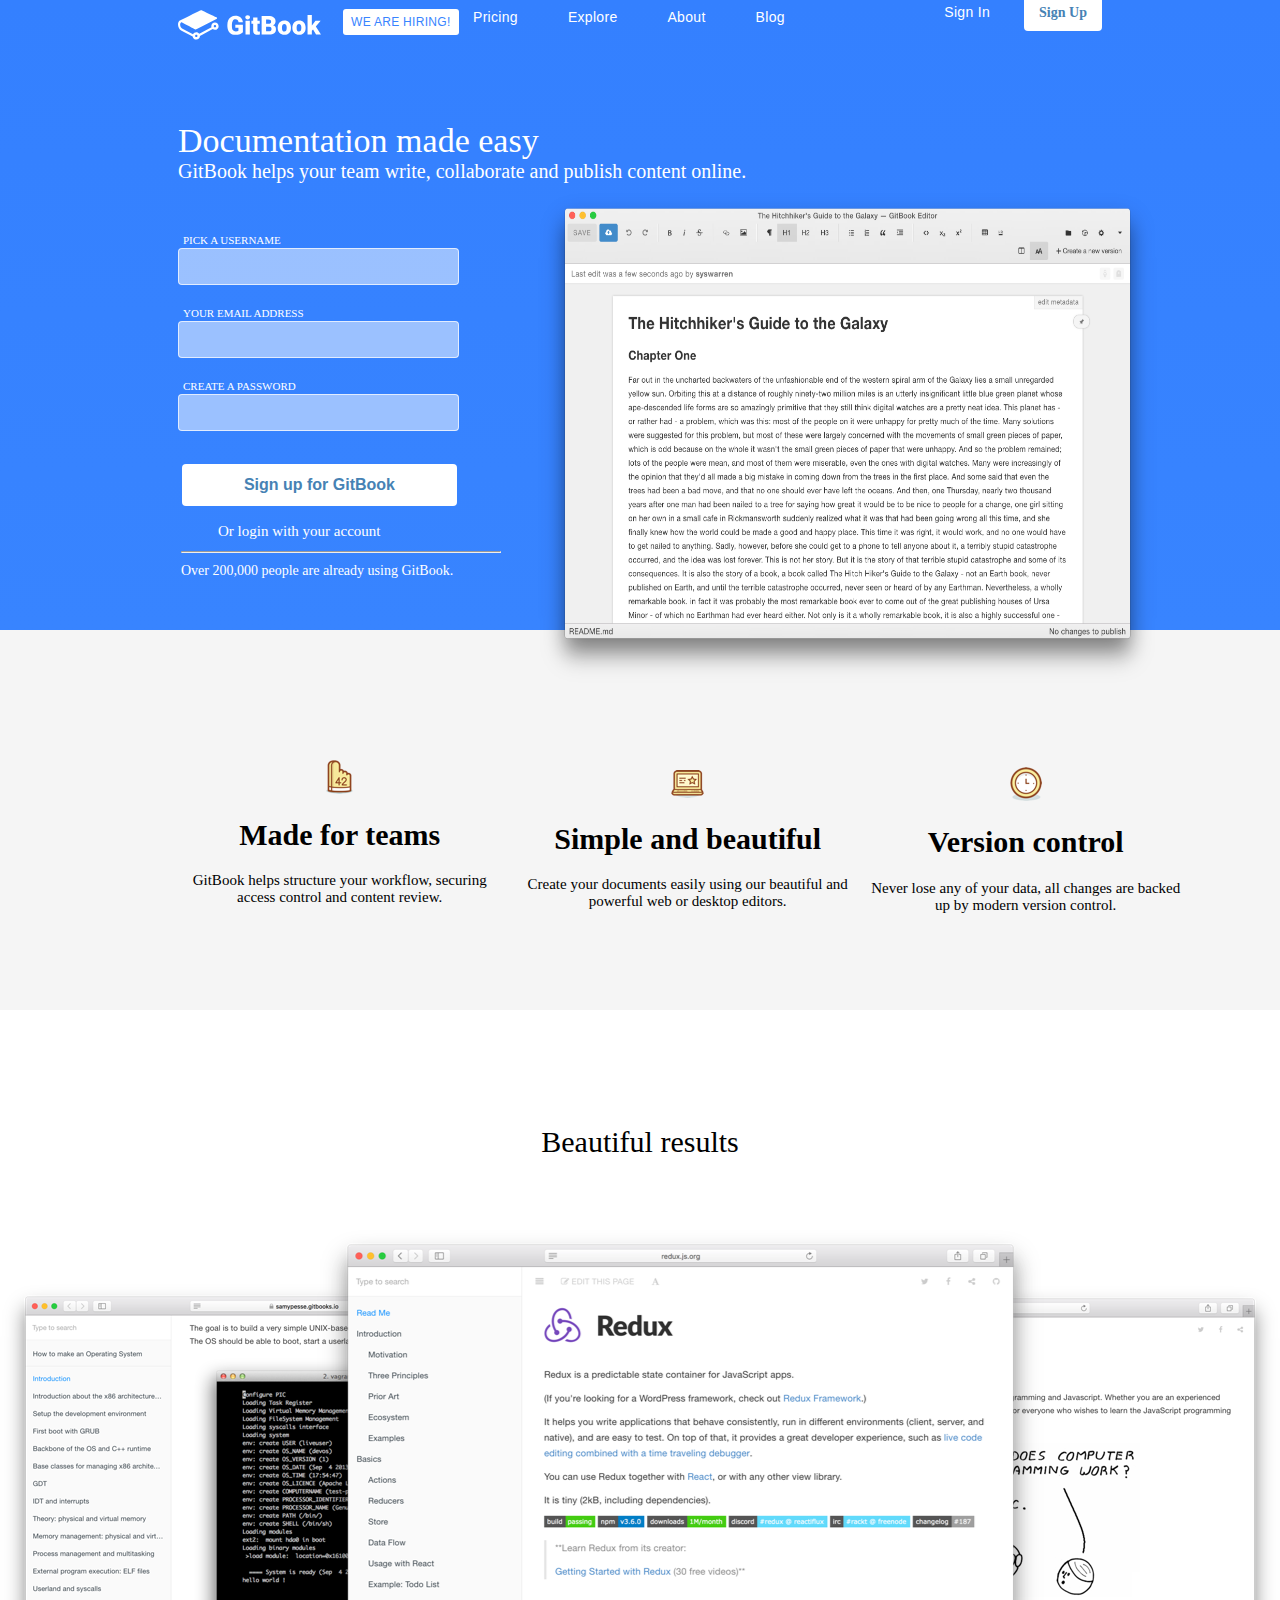
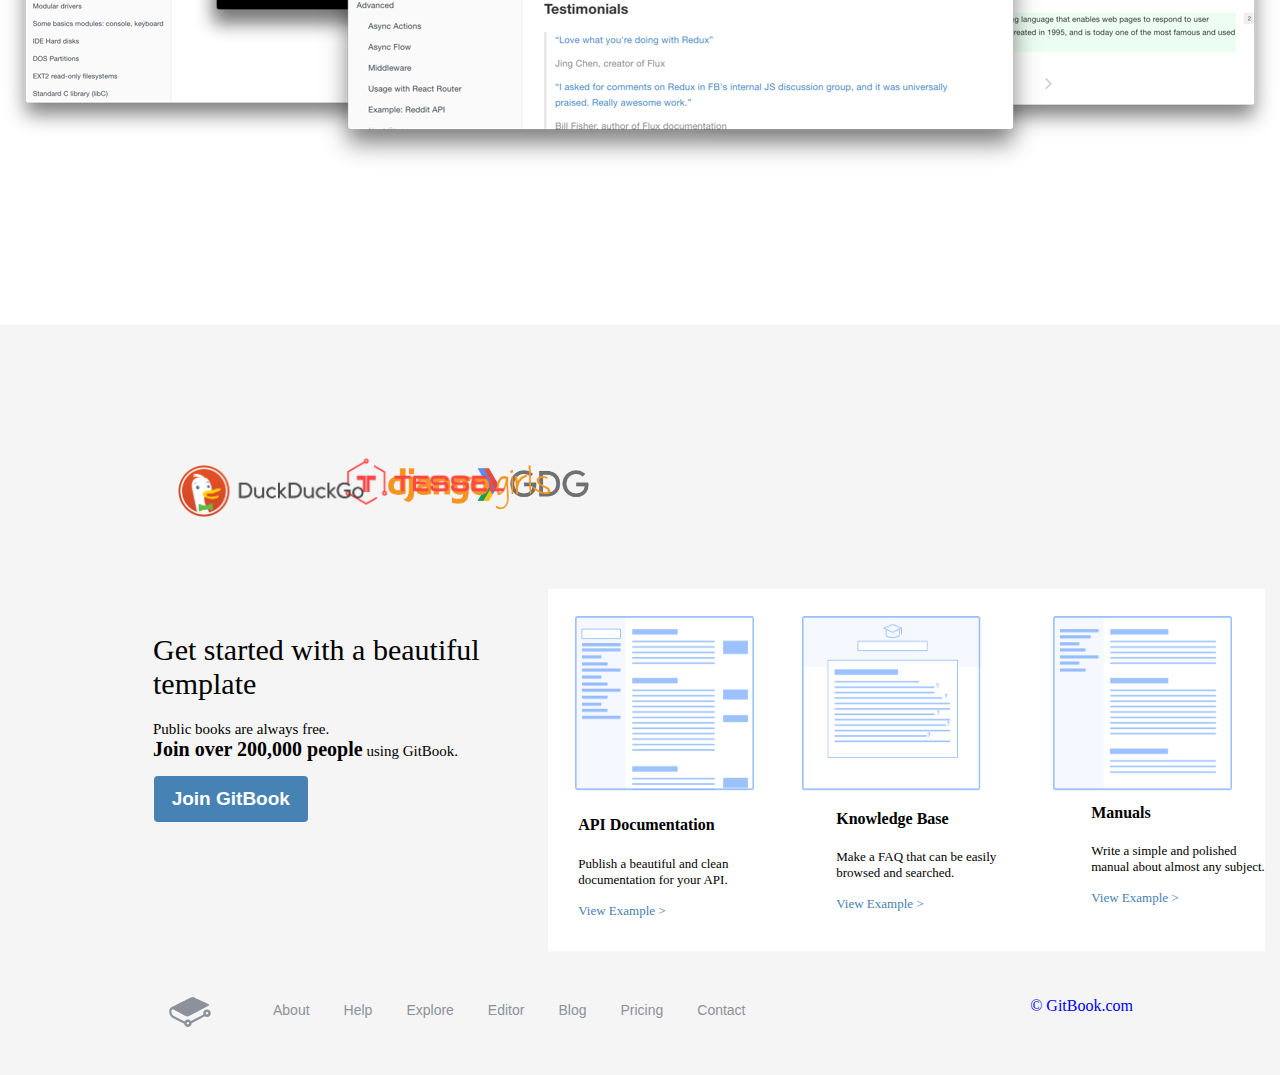
<file: index.html>
<!DOCTYPE html>
<html>
  <head>
    
    <meta charset="utf-8">
    <title>GitBook</title>
    <!--css-->
    <link rel="stylesheet" href="css/git.css">
    <!-- js-->

  </head>
  <body>
    
    <section class="s1">
    <header>
      <div class="container">
                          <div class="inside">
                                      <a href="#">
                                        <svg viewBox="0 0 1275 261" version="1.1" xmlns="http://www.w3.org/2000/svg" xmlns:xlink="http://www.w3.org/1999/xlink">
                                                                    <g id="Page-1" stroke="none" stroke-width="1" fill="white" fill-rule="evenodd">
                                                                          <g id="Desktop-HD" transform="translate(-82.000000, -381.000000)">
                                                                              <g id="Page-1" transform="translate(81.000000, 381.000000)">
                                                                                  <path d="M164.072025,217.262237 C169.917345,217.262237 174.67264,222.009129 174.67264,227.841541 C174.67264,233.671375 169.917345,238.418267 164.072025,238.418267 C158.229288,238.418267 153.473993,233.671375 153.473993,227.841541 C153.473993,222.009129 158.229288,217.262237 164.072025,217.262237 M330.509952,151.736561 C324.664632,151.736561 319.909337,146.989669 319.909337,141.157257 C319.909337,135.324845 324.664632,130.577953 330.509952,130.577953 C336.350106,130.577953 341.105402,135.324845 341.105402,141.157257 C341.105402,146.989669 336.350106,151.736561 330.509952,151.736561 M330.509952,108.395708 C312.413483,108.395708 297.687823,123.095345 297.687823,141.157257 C297.687823,144.676816 298.274163,148.178325 299.428762,151.581855 L191.012673,209.191747 C184.852228,200.332257 174.868948,195.077414 164.072025,195.077414 C151.562576,195.077414 140.158649,202.222247 134.641369,213.392012 L37.2391749,162.132796 C26.951102,156.730982 19.2486081,139.813894 20.0648348,124.415502 C20.4884462,116.383688 23.2703328,110.149041 27.5038632,107.740786 C30.1927619,106.219512 33.4266729,106.351012 36.8543085,108.1456 L37.5052235,108.485953 C63.309353,122.058816 147.775904,166.469718 151.330106,168.117335 C156.818972,170.651933 159.872074,171.678149 169.219936,167.253561 L343.82013,76.6088059 C346.377296,75.6444725 349.360657,73.1975412 349.360657,69.4820216 C349.360657,64.3251588 344.021604,62.2907765 344.006106,62.2907765 C334.079653,57.5387275 318.811564,50.4042078 303.925758,43.4476 C272.103248,28.5726294 236.034292,11.7148451 220.195361,3.43550196 C206.520981,-3.70933137 195.512252,2.31388431 193.549175,3.53090392 L189.736673,5.41573725 C118.448568,40.6061686 23.0456121,87.7708353 17.6161547,91.0712275 C7.8885919,96.9784137 1.86504534,108.746375 1.08498057,123.358345 C-0.131610526,146.520394 11.7062599,170.667404 28.6248834,179.526894 L131.619264,232.549757 C133.938794,248.590178 147.770738,260.60309 164.072025,260.60309 C182.0006,260.60309 196.620357,246.174188 196.888989,228.339178 L310.323839,166.972512 C316.076171,171.458982 323.20524,173.918806 330.509952,173.918806 C348.603839,173.918806 363.329499,159.221747 363.329499,141.157257 C363.329499,123.095345 348.603839,108.395708 330.509952,108.395708" id="Fill-1" fill="white"></path>
                                                                                    <path d="M579.646628,195.850943 C573.517178,202.650267 564.549016,208.126855 552.744725,212.280708 C540.940433,216.434561 527.999623,218.512776 513.924879,218.512776 C492.281955,218.512776 474.988798,211.904257 462.050571,198.684639 C449.109761,185.465022 442.184749,167.070492 441.278117,143.501051 L441.164466,129.224276 C441.164466,112.982737 444.03934,98.8013647 449.791672,86.6775804 C455.541421,74.5537961 463.770846,65.2224529 474.479947,58.6887078 C485.186466,52.1575412 497.57968,48.8880902 511.654425,48.8880902 C532.23832,48.8880902 548.221899,53.591149 559.612911,62.9946882 C570.998757,72.4008059 577.642223,86.4326294 579.532976,105.090159 L541.167737,105.090159 C539.803915,95.8748451 536.854134,89.3024235 532.313227,85.3728941 C527.77232,81.4459431 521.34066,79.4811784 513.015664,79.4811784 C503.027219,79.4811784 495.309227,83.7123843 489.859105,92.1722176 C484.411567,100.632051 481.650344,112.719737 481.572854,128.432698 L481.572854,138.403492 C481.572854,154.871933 484.390903,167.240669 490.029583,175.512276 C495.66568,183.783884 504.540854,187.919688 516.647356,187.919688 C527.015502,187.919688 534.733494,185.614571 539.803915,181.006914 L539.803915,155.400512 L512.109032,155.400512 L512.109032,128.092345 L579.646628,128.092345 L579.646628,195.850943 Z" id="Fill-4" fill="white"></path>
                                                                                    <path d="M603.029198,216.247882 L641.39702,216.247882 L641.39702,93.646049 L603.029198,93.646049 L603.029198,216.247882 Z M600.758745,61.918451 C600.758745,56.4470196 602.726988,51.9631275 606.663474,48.4667745 C610.597377,44.9704216 615.706543,43.2222451 621.985806,43.2222451 C628.267652,43.2222451 633.374235,44.9704216 637.310721,48.4667745 C641.244623,51.9631275 643.212866,56.4470196 643.212866,61.918451 C643.212866,67.3924608 641.244623,71.8763529 637.310721,75.3701275 C633.374235,78.8664804 628.267652,80.6146569 621.985806,80.6146569 C615.706543,80.6146569 610.597377,78.8664804 606.663474,75.3701275 C602.726988,71.8763529 600.758745,67.3924608 600.758745,61.918451 L600.758745,61.918451 Z" id="Fill-6" fill="white"></path>
                                                                                    <path d="M709.502874,63.1648647 L709.502874,93.644502 L729.707069,93.644502 L729.707069,120.158512 L709.502874,120.158512 L709.502874,176.247129 C709.502874,180.857365 710.334599,184.067512 712.000632,185.880149 C713.664081,187.692786 716.957401,188.597816 721.875425,188.597816 C725.659514,188.597816 728.836599,188.373492 731.409263,187.919688 L731.409263,215.227855 C724.522996,217.416943 717.334518,218.512776 709.84383,218.512776 C696.675717,218.512776 686.95332,215.41608 680.671474,209.222688 C674.389628,203.029296 671.248704,193.623178 671.248704,181.006914 L671.248704,120.158512 L655.585417,120.158512 L655.585417,93.644502 L671.248704,93.644502 L671.248704,63.1648647 L709.502874,63.1648647 Z" id="Fill-8" fill="white"></path>
                                                                                    <path d="M786.349587,146.107845 L786.349587,185.653247 L812.455927,185.653247 C819.646988,185.653247 825.169433,184.010786 829.028429,180.723286 C832.890008,177.438365 834.819506,172.81008 834.819506,166.84359 C834.819506,153.095394 827.969401,146.18262 814.274356,146.107845 L786.349587,146.107845 Z M786.349587,120.047639 L807.12204,120.047639 C815.824154,119.972865 822.02851,118.381973 825.737692,115.274963 C829.446874,112.167953 831.298883,107.583502 831.298883,101.52161 C831.298883,94.5521098 829.294478,89.5319039 825.283085,86.4635706 C821.274275,83.3952373 814.80387,81.8610706 805.874453,81.8610706 L786.349587,81.8610706 L786.349587,120.047639 Z M746.506874,216.246335 L746.506874,51.2679824 L805.874453,51.2679824 C827.137676,51.2679824 843.312397,55.1588353 854.398615,62.9379627 C865.484834,70.7196686 871.027943,82.013198 871.027943,96.818551 C871.027943,105.355737 869.0597,112.642384 865.125798,118.686227 C861.191895,124.730071 855.400818,129.188178 847.757733,132.057973 C856.384939,134.324414 863.007741,138.55562 867.623555,144.749012 C872.239368,150.942404 874.548567,158.497208 874.548567,167.410845 C874.548567,183.575031 869.418737,195.719443 859.164243,203.838924 C848.912332,211.960982 833.721733,216.096786 813.592445,216.246335 L746.506874,216.246335 Z" id="Fill-9" fill="white"></path>
                                                                                    <path d="M928.124294,156.192348 C928.124294,167.524554 929.901395,175.834838 933.458181,181.120623 C937.014966,186.408985 942.276529,189.051877 949.237703,189.051877 C962.85784,189.051877 969.821598,178.591181 970.123808,157.664632 L970.123808,153.812456 C970.123808,131.831328 963.085144,120.839475 949.010399,120.839475 C936.221986,120.839475 929.296974,130.320368 928.237946,149.279574 L928.124294,156.192348 Z M889.870124,153.812456 C889.870124,141.575221 892.254229,130.67877 897.02244,121.123103 C901.79065,111.567436 908.638172,104.221485 917.567589,99.08525 C926.497006,93.9464363 936.978804,91.3783186 949.010399,91.3783186 C967.398747,91.3783186 981.889355,97.0637598 992.484804,108.432064 C1003.08025,119.802946 1008.3754,135.268377 1008.3754,154.833515 L1008.3754,156.192348 C1008.3754,175.303681 1003.05959,190.467436 992.430561,201.686191 C981.793784,212.904946 967.398747,218.513034 949.237703,218.513034 C931.755986,218.513034 917.719986,213.283975 907.124537,202.818123 C896.53167,192.357426 890.818083,178.173475 889.983776,160.271426 L889.870124,153.812456 Z" id="Fill-10" fill="white"></path>
                                                                                    <path d="M1058.66142,156.192348 C1058.66142,167.524554 1060.43852,175.834838 1063.99531,181.120623 C1067.55209,186.408985 1072.81365,189.051877 1079.77483,189.051877 C1093.39497,189.051877 1100.35872,178.591181 1100.66093,157.664632 L1100.66093,153.812456 C1100.66093,131.831328 1093.62227,120.839475 1079.54752,120.839475 C1066.75911,120.839475 1059.8341,130.320368 1058.77507,149.279574 L1058.66142,156.192348 Z M1020.40725,153.812456 C1020.40725,141.575221 1022.79135,130.67877 1027.55956,121.123103 C1032.32777,111.567436 1039.1753,104.221485 1048.10471,99.08525 C1057.03413,93.9464363 1067.51593,91.3783186 1079.54752,91.3783186 C1097.93587,91.3783186 1112.42648,97.0637598 1123.02193,108.432064 C1133.61738,119.802946 1138.91252,135.268377 1138.91252,154.833515 L1138.91252,156.192348 C1138.91252,175.303681 1133.59671,190.467436 1122.96769,201.686191 C1112.33091,212.904946 1097.93587,218.513034 1079.77483,218.513034 C1062.29311,218.513034 1048.25711,213.283975 1037.66166,202.818123 C1027.0688,192.357426 1021.35521,178.173475 1020.5209,160.271426 L1020.40725,153.812456 Z" id="Fill-11" fill="white"></path>
                                                                                    <polygon id="Fill-12" fill="white" points="1205.08991 170.582831 1194.3059 181.347782 1194.3059 216.246851 1156.05431 216.246851 1156.05431 42.0892824 1194.3059 42.0892824 1194.3059 134.549253 1198.1649 129.451694 1226.9963 93.6450176 1272.85481 93.6450176 1229.83501 144.068822 1275.69352 216.246851 1231.87816 216.246851"></polygon>
                                                                                </g>
                                                                            </g>
                                                                        </g>
                                                </svg></a>
                              </div>
                              <div class="txt">
                                          <a  class="atxt" href="#">WE ARE HIRING!</a>
                              </div>
                              <div class="txt1">
                                          <a class="btxt1" href="#">Pricing</a>
                                          <a class="btxt1" href="#">Explore</a>
                                          <a class="btxt1" href="#">About</a>
                                          <a class="btxt1" href="#">Blog</a>
                              </div>
                              <div class="txt2">
                                          <a class="ctxt2" href="#">Sign In</a>
                                          <a href="#"><button type="button" name="book">Sign Up</button></a>
                              </div>
                  </div>
                
          </header>
          <nav>
            <div class="container">
                                    <div class="menu">
                                              <div class="prt1">
                                                        <h1>Documentation made easy</h1>
                                                        <h3>GitBook helps your team write, collaborate and publish content online.</h3>
                                              </div>
                                              <div class="prt2">
                                                    <form >
                                                          <label>PICK A USERNAME</label>
                                                          <div id="fdiv">
                                                                <input type="text" pattern="[A-Za-z]" name="user" required>
                                                          </div><br>

                                                          <label>YOUR EMAIL ADDRESS</label>
                                                          <div id="fdiv">
                                                              <input type="text" pattern="[A-Za-z][0-9]+[@]+[A-Za-z]+[.com]" name="user" required>
                                                          </div><br>

                                                          <label>CREATE A PASSWORD</label>
                                                          <div id="fdiv">
                                                              <input type="password" name="user" required>
                                                          </div><br> 

                                                          <div class="prt3">
                                                              <a href="#"><button type="button" name="book">Sign up for GitBook</button></a>
                                                          </div>
                                                                      
                                                          <div class="prt4">
                                                                          <a  id="p4" href="#">Or login with your account</a>
                                                          </div>

                                                          

                                                          <div class="prt5">
                                                            <hr>
                                                                <a  id="p5" href="#">Over 200,000 people are already using GitBook.</a>
                                                          </div> 
                                                    </form>
                                              </div>
                                    </div>
                                                          <div class="pic">
                                                                <img src="img/1.png" alt="">
                                                          </div>
              </div>
          </nav>
  </section>

  <section class="s2">
          <div class="container">
                                <div class="brand1">
                                <div class="aaa">
                                                   <img src="img/4.png" alt="">
                                                   <h1>Made for teams</h1>
                                                   <p>GitBook helps structure your workflow, securing access control and content review.</p>
                                </div>
                                </div>

                                <div class="brand2">
                                <div class="bbb">
                                                    <img src="img/3.png" alt="">
                                                    <h1>Simple and beautiful</h1>
                                                    <p>Create your documents easily using our beautiful and powerful web or desktop editors.</p>
                                </div>
                                </div>
                                <div class="brand3">
                                <div class="ccc">
                                                    <img src="img/2.png" alt="">
                                                    <h1>Version control</h1>
                                                    <p>Never lose any of your data, all changes are backed up by modern version control.</p>
                                </div>
                                </div>
            </div>
  </section>

  <section class="s3">
                <div class="ddd">
                                      <h1>Beautiful results</h1>
                </div>
                <div class="brand4">
                                        <div class="eee">
                                                <img src="img/5.png" alt="">
                                        </div>
                                        <div class="fff">
                                                <img src="img/6.png" alt="">
                                        </div>
                                        <div class="ggg">
                                                <img src="img/7.png" alt="">
                                        </div>
                </div>
  </section>
 
  <section class="s4">
              <div class="brand5">
                                                <div class="hhh">
                                                        <img src="img/8.png" alt="">
                                                </div>
                                                <div class="iii">
                                                        <img src="img/9.png" alt="">
                                                </div>
                                                <div class="jjj">
                                                        <img src="img/10.png" alt="">
                                                </div>
                                                <div class="kkk">
                                                        <img src="img/11.png" alt="">
                                                </div>
              </div>

             <div class="brand6">
                                        <h1>Get started with a beautiful <br>template</h1>
                                        <p>Public books are always free.<br><b>Join over 200,000 people</b> using GitBook.</p>
                                        <a href="#"><button type="button" name="book">Join GitBook</button></a>
            </div>
            <section class="s4a">
                          <div class="brand7">
                                        <div class="lll">
                                                        <img src="img/12.png" alt="">
                                         </div> 
                                        
                                         <div class="mmm">
                                                        <img src="img/13.png" alt="">
                                          </div> 
                                          
                                          <div class="nnn">
                                                        <img src="img/14.png" alt="">
                                          </div>
                          </div>
                          <div class="brand8">
                                            <div class="ooo">
                                              <h4>API Documentation</h4>
                                              <p>Publish a beautiful and clean documentation for your API.</p>
                                              <a href="#">View Example ></a>
                                            </div>
                                            <div class="ppp">
                                              <h4>Knowledge Base</h4>
                                              <p>Make a FAQ that can be easily browsed and searched.</p>
                                              <a href="#">View Example ></a>
                                            </div>
                                            <div class="qqq">
                                              <h4>Manuals</h4>
                                              <p>Write a simple and polished manual about almost any subject.</p>
                                              <a href="#">View Example ></a>
                                            </div>
                          </div>
            </section>
            
            <div class="brand9">
              <svg width="60px" height="30px" viewBox="0 0 1067 769" version="1.1" xmlns="http://www.w3.org/2000/svg" xmlns:xlink="http://www.w3.org/1999/xlink">
    <defs></defs>
    <g id="Page-1" stroke="none" stroke-width="1" fill-rule="evenodd" fill="#8c919b">
        <g id="GitBook" transform="translate(-186.000000, -128.000000)">
            <path d="M666.026437,768.67745 C683.230722,768.67745 697.226738,782.67354 697.226738,799.870648 C697.226738,817.067756 683.230722,831.063847 666.026437,831.063847 C648.829421,831.063847 634.833405,817.067756 634.833405,799.870648 C634.833405,782.67354 648.829421,768.67745 666.026437,768.67745 M1155.95679,575.450573 C1138.7525,575.450573 1124.75649,561.453028 1124.75649,544.25592 C1124.75649,527.051544 1138.7525,513.055453 1155.95679,513.055453 C1173.1538,513.055453 1187.14982,527.051544 1187.14982,544.25592 C1187.14982,561.453028 1173.1538,575.450573 1155.95679,575.450573 M1155.95679,447.646843 C1102.68819,447.646843 1059.34822,490.987043 1059.34822,544.25592 C1059.34822,554.629425 1061.07083,564.957866 1064.47099,574.997022 L745.327505,744.879153 C727.195774,718.750597 697.806756,703.261571 666.026437,703.261571 C629.204762,703.261571 595.634965,724.326937 579.395922,757.264559 L292.679649,606.108815 C262.392257,590.182229 239.714873,540.291718 242.120711,494.88583 C243.367967,471.199467 251.557992,452.814697 264.01747,445.716348 C271.932749,441.223004 281.45289,441.616953 291.542872,446.904009 L293.45882,447.914321 C369.419335,487.935756 618.059409,618.895438 628.521533,623.758019 C644.679169,631.228512 653.662902,634.257994 681.181035,621.21116 L1195.13924,353.910249 C1202.66929,351.066839 1211.45387,343.849287 1211.45387,332.888493 C1211.45387,317.682936 1195.73379,311.689387 1195.68873,311.689387 C1166.47124,297.671491 1121.52641,276.635198 1077.70237,256.119325 C984.03314,212.258705 877.860826,162.546998 831.229728,138.132338 C790.977371,117.059703 758.574877,134.820841 752.797959,138.414353 L741.5712,143.968888 C531.726898,247.743185 250.898022,386.826066 234.910466,396.55268 C206.278815,413.973656 188.548298,448.67896 186.25294,491.767673 C182.666715,560.072026 217.514296,631.273576 267.321681,657.402132 L570.493595,813.756259 C577.324431,861.062115 618.044872,896.481179 666.026437,896.481179 C718.805142,896.481179 761.834025,853.934692 762.629187,801.341779 L1096.54059,620.379652 C1113.47013,633.612557 1134.46124,640.866452 1155.95679,640.866452 C1209.22538,640.866452 1252.5668,597.524798 1252.5668,544.25592 C1252.5668,490.987043 1209.22538,447.646843 1155.95679,447.646843" id="GitBook_logo_blue"></path>
        </g>
    </g>
</svg>
                            <ul>
                                      <li><a href="#">About</a></li>
                                      <li><a href="#">Help</a></li>
                                      <li><a href="#">Explore</a></li>
                                      <li><a href="#">Editor</a></li>
                                      <li><a href="#">Blog</a></li>
                                      <li><a href="#">Pricing</a></li>
                                      <li><a href="#">Contact</a></li>
                            </ul>
                                        <a id="rrr" href="#">© GitBook.com</a>
            </div>
  </section>
  </body>
</html>
</file>
<file: css/git.css>
body{
    margin:0;
    padding: 0; 
  

}
/*----------------------------------------------------------------section1---------------------------------------*/
/*----------------------------------------------------------------header-----------------------------------------*/
.s1{
    background-image: linear-gradient(to top,#3884ff,#3480ff);
    height:630px;
}
.container{
    margin-left: 178px;
    margin-right: 178px;
}
header 
{
  margin-top:0%; 
  height: 44px;
}

.inside{
    display: inline;
}
.inside svg{
    width: 143px;
    height: 50px;
}
 .txt {
    margin-top: -42px;
    margin-left: 165px;
}
.txt .atxt {
     color: #3884ff;
    position: relative;
    text-decoration: none;
    font-size: 12px;
    line-height: 1em;
    letter-spacing: .3px;
    background-color: white;
    width: 94px;
    border-radius: 3px;
    font-family: Roboto,"Helvetica Neue",Helvetica,Arial,sans-serif;
    padding: 6px 8px;
 }
.txt1{
    margin-top:-22px;
    margin-left: 295px;
}
 .txt1 .btxt1{
    font-size: 14px;
    margin-right:46px;
    color:white;
    letter-spacing: .3px;
    font-family: Roboto,"Helvetica Neue",Helvetica,Arial,sans-serif;
    text-decoration: none;
}
 .txt2{
    margin-top:-23px;
    float:right;
}
.txt2 .ctxt2{
    margin-top: -22px;
    font-size: 14px;
    margin-right:30px;
    letter-spacing: .3px;
    color:white;
    font-family: Roboto,"Helvetica Neue",Helvetica,Arial,sans-serif;
    text-decoration: none;
}
.txt2 button{
        border: 1px;
        padding: 4px;
        border-radius: 4px;
        background: white;
        color: steelblue;
        font-size: 14px;
        position: relative;
        width: 78px;
        margin-top: -23px;
        font-weight: 600;
        height: 35px;
        font-family: 'Lucida Sans';
 }
 /*----------------------------------------------------------end header-------------------------------------------------------*/
/*------------------------------------------------------------nav-------------------------------------------------------------*/

 .menu .prt1{
     margin-top: 73px;
 }
 .menu .prt1 h1{
     font-family: 'Lucida Sans';
     line-height: 1.4em;
     font-size: 34px;
     font-weight: 100;
     color:white;
 }
 .menu .prt1 h3{
     font-family: 'Lucida Sans';
     margin-top: -30px;
     line-height: 1.4em;
     font-size: 20px;
     font-weight: 100;
     margin-bottom: 6px;
     color:white;
 }
 .prt2{
     margin-top: 45px;
 }
 .prt2 form{
     width:35%;
 }
 .prt2 label{
    font-size: 11px;
    font-family:'Lucida Sans';
    color:white;
    padding:5px;
 }
 input[type="text"],[type="password"] {
    padding: 10px;
    border-radius: 4px;
    width: 80%;
    border: 1px solid;
    background-color: rgba(255,255,255,.5);
    border-color: rgba(255,255,255,.7);
}


.prt2 #fdiv{
    padding: 0px;
}
.prt3{
    margin-top: 15px;
}
.prt3 button{
     border: 1px;
     padding: 12px;
     border-radius: 4px;
     background:white;
     position: relative;
     width:85%;
     margin-left: 4px;
     font-weight: 600;
     color: steelblue;
     font-family: Roboto,"Helvetica Neue",Helvetica,Arial,sans-serif;
     font-size: 16px;

 }
 .prt4{
     margin-top: 16px;
     margin-left: 40px;
 }
 .prt4 #p4{
     font-family: 'Lucida Sans';
     font-size:15px;
     color:white;
     text-decoration: none;
 }
  .prt5{
     margin-top: 11px;
     margin-left: 3px;
 }
 .prt5 #p5{
     font-family: 'Lucida Sans';
     font-size:14px;
     color:white;
     text-decoration: none;
 }
 .pic {
     margin-top: -386px;
 }
 .pic img{
     width: 67%;
     height: 490px;
     margin-left: 360px;
     
 }
 /*----------------------------------------------------------end nav------------------------------------------------*/
 /*-----------------------------------------------------------end section1-----------------------------------------*/
 /*-----------------------------------------------------------section2----------------------------------------*/
 .s2{
     background-color: whitesmoke;
     width:100%;
     height: 380px;
 }
.brand1{
    width:35%;
}
.brand1 img{
    margin-top: 130px;
}
.brand1 .aaa {
    text-align: center;
    font-family: 'Lucida Sans';
    font-size:15px;
    color: black;
}
.brand2{
    width:35%;
    margin-top: -151px;
    margin-left: 348px;
}
.brand2 img{
    margin-top: 0px;
}
.brand2 .bbb {
    text-align: center;
    font-family: 'Lucida Sans';
    font-size:15px;
    color: black;
}
.brand3{
    width:35%;
    margin-top: -158px;
    margin-left: 686px;
}
.brand3 img{
    margin-top: 0px;
}
.brand3 .ccc {
    text-align: center;
    font-family: 'Lucida Sans';
    font-size:15px;
    color: black;
}
/*-----------------------------------------------------------end section2---------------------------------*/
/*------------------------------------------------------------section3-----------------------------------------*/
.s3{
     width:100%;
     height: 800px;
 }
.ddd h1{
    text-align: center;
    font-family: 'Lucida Sans';
    font-size:30px;
    color: black;
    font-weight: 100;
    margin-top: 115px;
}
.brand4 .eee img{
margin-top: 105px;
}
.brand4 .fff img{
    margin-top: -513px;
    margin-left: 317px;
}
.brand4 .ggg img{
    float:right;
    margin-top: -490px;
}
/*-------------------------------------------------------end section3-------------------------------------*/
/*----------------------------------------------------------section4----------------------------------------*/
.s4{
    background-color: whitesmoke;
     width:100%;
     height: 750px;
 }
.brand5 .hhh {
    width: 25%;
}
.brand5 .hhh img{
    width: 190px;
    margin-top: 140px;
    margin-left: 178px;
}
.brand5 .iii {
    width: 25%;
    float: left;
    margin-top: -68px;
}
.brand5 .iii img{
width: 176px;
margin-left: 445px;
}
.brand5 .jjj {
    width: 25%;
    float: left;
    margin-top: -68px;
}
.brand5 .jjj img{
width: 188px;
margin-left: 375px;
}
.brand5 .kkk {
    width: 25%;
    float: left;
    margin-top: -75px;
}
.brand5 .kkk img{
    width: 190px;
    margin-left: 330px;
}
.brand6 {
    margin-top: -93px;
}
.brand6 h1{
    font-family: 'Lucida Sans';
    font-size:30px;
    color: black;
    font-weight: 100;
    margin-top: 205px;
    margin-left: 153px;
}
.brand6 p{
    font-family: 'Lucida Sans';
    font-size:15px;
    color: black;
    font-weight: 100;
    margin-top: 0px;
    margin-left: 153px;
}
.brand6 p b{
    font-size: 20px;
    font-weight: 800;
}
.brand6 button{
     border: 1px;
    padding: 12px;
    border-radius: 4px;
    background: steelblue;
    position: relative;
    width: 12%;
    margin-left: 154px;
    font-weight: 600;
    color: white;
    font-family: Roboto,"Helvetica Neue",Helvetica,Arial,sans-serif;
    font-size: 19px;

 }
 /*------------------------------------------------------inner section4a-----------------------*/
.s4a{
    background-color: white;
    width: 56%;
    height: 362px;
    float: right;
    margin-left: 24px;
    margin-right: 15px;
    margin-top: -233px;
}
.brand7 .lll img{
    width: 25%;
    height: 175px;
    margin-top: 27px;
    margin-left: 27px;

}
.brand7 .mmm img{
    width: 25%;
    height: 175px;
    float:right;
    margin-top: -179px;
    margin-right: 284px;
}
.brand7 .nnn img{
    width: 25%;
    height: 175px;
    float:right;
    margin-top: -179px;
    margin-right: 33px;
}
.brand8 .ooo{
    width: 25%;
    margin-left: 30px;
    margin-top: 7px;

}
.brand8 .ooo h4{
        font-family: 'Lucida Sans';
        color: black;
}
.brand8 .ooo p{
    font-family: 'Lucida Sans';
    font-size:13px;
    color: black;
    font-weight: 100;
}
.brand8 .ooo a{
    text-decoration: none;
    font-family: 'Lucida Sans';
    font-size:13px;
    color: steelblue;
    font-weight: 100;
}
.brand8 .ooo a:hover{
    text-decoration: underline;
}
.brand8 .ppp{
    width: 25%;
    margin-left: 288px;
    margin-top: -130px;

}
.brand8 .ppp h4{
        font-family: 'Lucida Sans';
        color: black;
}
.brand8 .ppp p{
    font-family: 'Lucida Sans';
    font-size:13px;
    color: black;
    font-weight: 100;
}
.brand8 .ppp a{
    text-decoration: none;
    font-family: 'Lucida Sans';
    font-size:13px;
    color: steelblue;
    font-weight: 100;
}
.brand8 .ppp a:hover{
    text-decoration: underline;
}
.brand8 .qqq{
    width: 25%;
    margin-left: 543px;
    margin-top: -130px;

}
.brand8 .qqq h4{
        font-family: 'Lucida Sans';
        color: black;
}
.brand8 .qqq p{
    font-family: 'Lucida Sans';
    font-size:13px;
    color: black;
    font-weight: 100;
}
.brand8 .qqq a{
    text-decoration: none;
    font-family: 'Lucida Sans';
    font-size:13px;
    color: steelblue;
    font-weight: 100;
}
.brand8 .qqq a:hover{
    text-decoration: underline;
}
.brand9 svg {
    margin-left: 160px;
    margin-top: 175px; 
}

.brand9 ul{
margin-top: -31px;
margin-left: 218px;
}
.brand9 ul li{
    display: inline-block;
}
.brand9 ul li a{
    text-decoration: none;
    font-family: Roboto,"Helvetica Neue",Helvetica,Arial,sans-serif;
    padding: 5px 15px;
    color: #8c919b;
    font-size: 14px;
    line-height: 20px;
    font-weight: 400;
    height: 30px;
}
.brand9 ul li a:hover{
    text-decoration: underline;
}
.brand9 #rrr{
    float:right;
    margin-top: -39px;
    margin-right: 147px;
    text-decoration: none;
}
.brand9 #rrr:hover{
    text-decoration: underline;
}
/*--------------------------------------------------------------section4 ends-----------------------------------------*/
</file>
